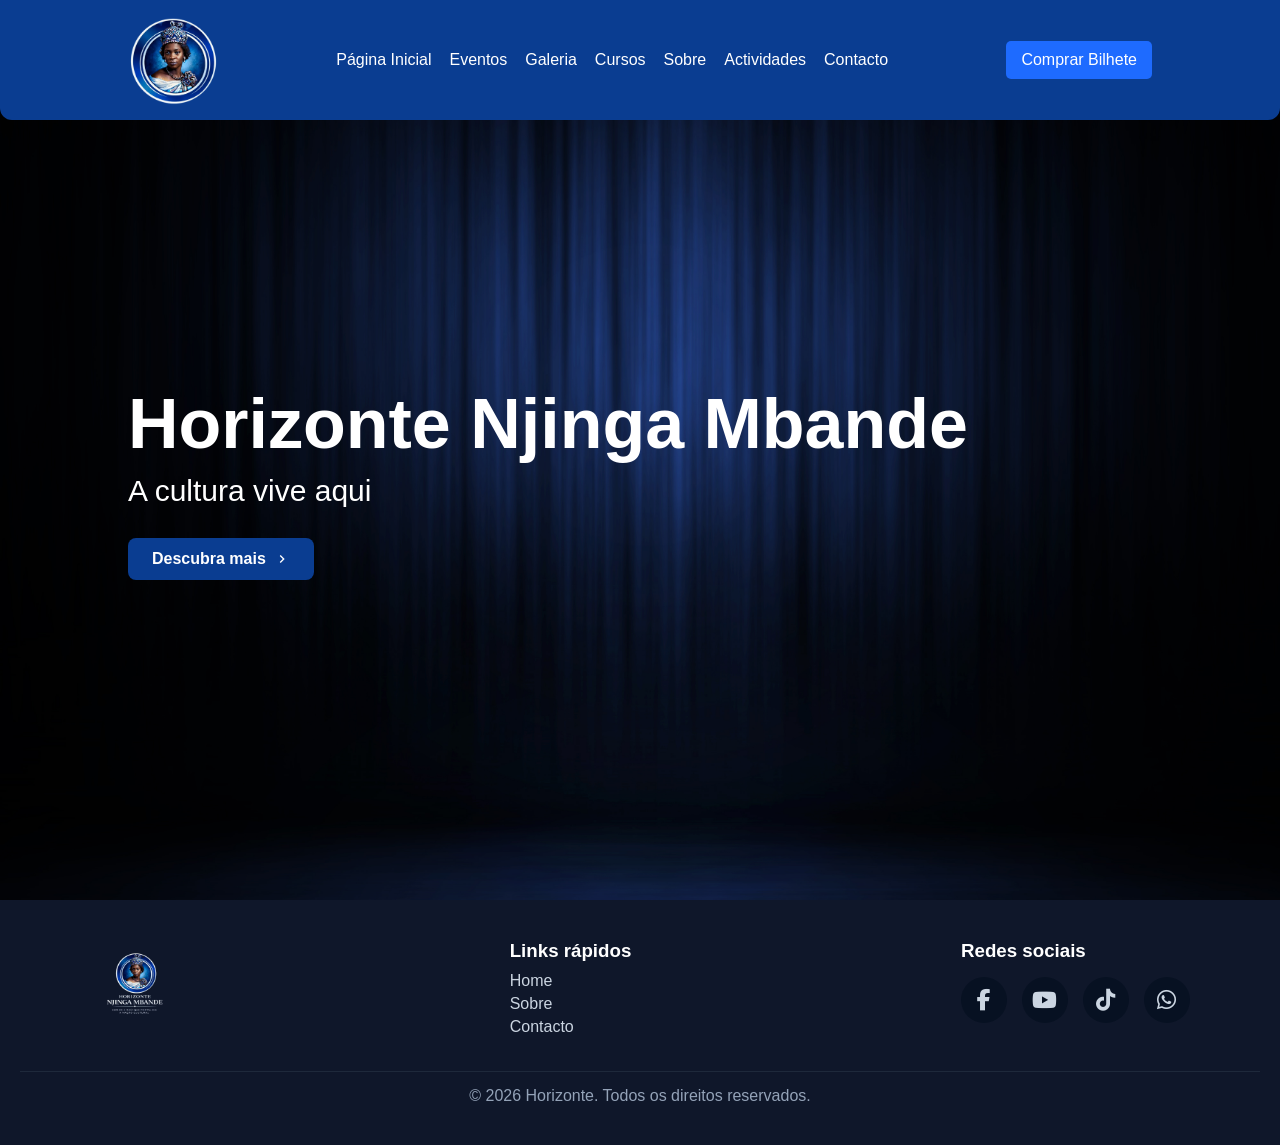
<file: index.html>
<!DOCTYPE html>
<html lang="pt">
<head>
    <meta charset="UTF-8">
    <meta name="viewport" content="width=device-width, initial-scale=1.0">
    <title>Horizonte Njinga Mbande</title>
    <link rel="stylesheet" href="files/Css/index.css">
    <link rel="stylesheet" href="files/Css/footer.css">
    <link rel="stylesheet" href="https://cdnjs.cloudflare.com/ajax/libs/font-awesome/6.5.0/css/all.min.css">
    <style>
    #logo{
            width: 90px;
            height: 90px;
            transform: scale(1);
        }
        body { margin: 0; padding: 0; font-family: Arial, sans-serif; background: #f5f9ff; color: #0a1f44; }
        header {border-radius:0px 0px 12px 12px; position: fixed; top: 0; left: 0; width: 100%; z-index: 999; background: #0a3d91; color: #fff; padding: 15px 10vw; display: flex; justify-content: space-between; align-items: center; }
        header img { display: block; }
        header nav ul { display: flex; gap: 18px; align-items: center; list-style: none; margin: 0; padding: 0; }
        header nav ul li a { color: #fff; text-decoration: none; font-weight: 500; }
        .btn { background: #1e6bff; color: #fff; padding: 10px 15px; border-radius: 5px; text-decoration: none; }
        .home-hero { background-image: url('files/imagens/outras/apresentacao.jpg'); background-size: cover; background-position: center; background-repeat: no-repeat; min-height: calc(100vh - 63px); width: 100%; display: flex; flex-direction: column; justify-content: center; align-items: flex-start; padding: 0 10vw; margin-top: 63px; }
        .home-hero h1 { font-size: 70px; color: white; margin: 0; font-family: Arial, Helvetica, sans-serif; font-weight: bold; }
        .home-hero h3 { font-size: 30px; color: white; margin: 10px 0 30px 0; font-weight: normal; }
        .discover-btn { background: #0a3d91; color: #fff; padding: 12px 24px; border-radius: 8px; text-decoration: none; display: inline-flex; align-items: center; gap: 8px; font-weight: 600; transition: background 0.3s; }
        .discover-btn:hover { background: #0841c4; }
        .discover-btn svg { width: 16px; height: 16px; fill: #fff; }
        @media (max-width: 640px) { header { flex-wrap: wrap; gap: 15px; } header nav ul { flex-wrap: wrap; gap: 12px; } .home-hero { height: 350px; padding: 0 20px; } .home-hero h1 { font-size: 40px; } .home-hero h3 { font-size: 20px; } }
    </style>
    <link rel="stylesheet" href="styles/responsive.css">
</head>
<body>
    <header>
        <img src="files/imagens/logo/logo_sem_fundo.png" id="logo" alt="Logotipo do Horizonte Njinga Mbande" width="66" height="33">
        <nav>
            <ul>
                <li><a href="index.html">Página Inicial</a></li>
                <li><a href="files/Html/eventos.html">Eventos</a></li>
                <li><a href="files/Html/galeria.html">Galeria</a></li>
                <li><a href="files/Html/cursos.html">Cursos</a></li>
                <li><a href="files/Html/sobre.html">Sobre</a></li>
                <li><a href="files/Html/actividades.html">Actividades</a></li>
                <li><a href="files/Html/contacto.html">Contacto</a></li>
            </ul>
        </nav>
        <a href="#" class="btn">Comprar Bilhete</a>
    </header>

    <section class="home-hero">
        <h1>Horizonte Njinga Mbande</h1>
        <h3>A cultura vive aqui</h3>
        <a href="#" class="discover-btn">Descubra mais <svg viewBox="0 0 24 24" xmlns="http://www.w3.org/2000/svg"><path d="M8.59 16.59L13.17 12 8.59 7.41 10 6l6 6-6 6-1.41-1.41z"/></svg></a>
    </section>

    <footer class="footer">
      <div class="footer-container">
        <div class="footer-brand">
          <img src="files/imagens/outras/logo_sem_fundo.png" alt="Logotipo Horizonte Njinga Mbande">
        </div>

        <div class="footer-links">
          <h3>Links rápidos</h3>
          <a href="index.html">Home</a>
          <a href="files/Html/sobre.html">Sobre</a>
          <a href="files/Html/contacto.html">Contacto</a>
        </div>

        <div class="footer-social">
          <h3>Redes sociais</h3>
          <div class="icons">
            <a href="https://facebook.com" target="_blank" class="facebook"><i class="fab fa-facebook-f"></i></a>
            <a href="https://youtube.com" target="_blank" class="youtube"><i class="fab fa-youtube"></i></a>
            <a href="https://tiktok.com" target="_blank" class="tiktok"><i class="fab fa-tiktok"></i></a>
            <a href="https://wa.me/244999999999" target="_blank" class="whatsapp"><i class="fab fa-whatsapp"></i></a>
          </div>
        </div>
      </div>

      <div class="footer-bottom">
        <p>© 2026 Horizonte. Todos os direitos reservados.</p>
      </div>
    </footer>
</body>
</html>
</file>
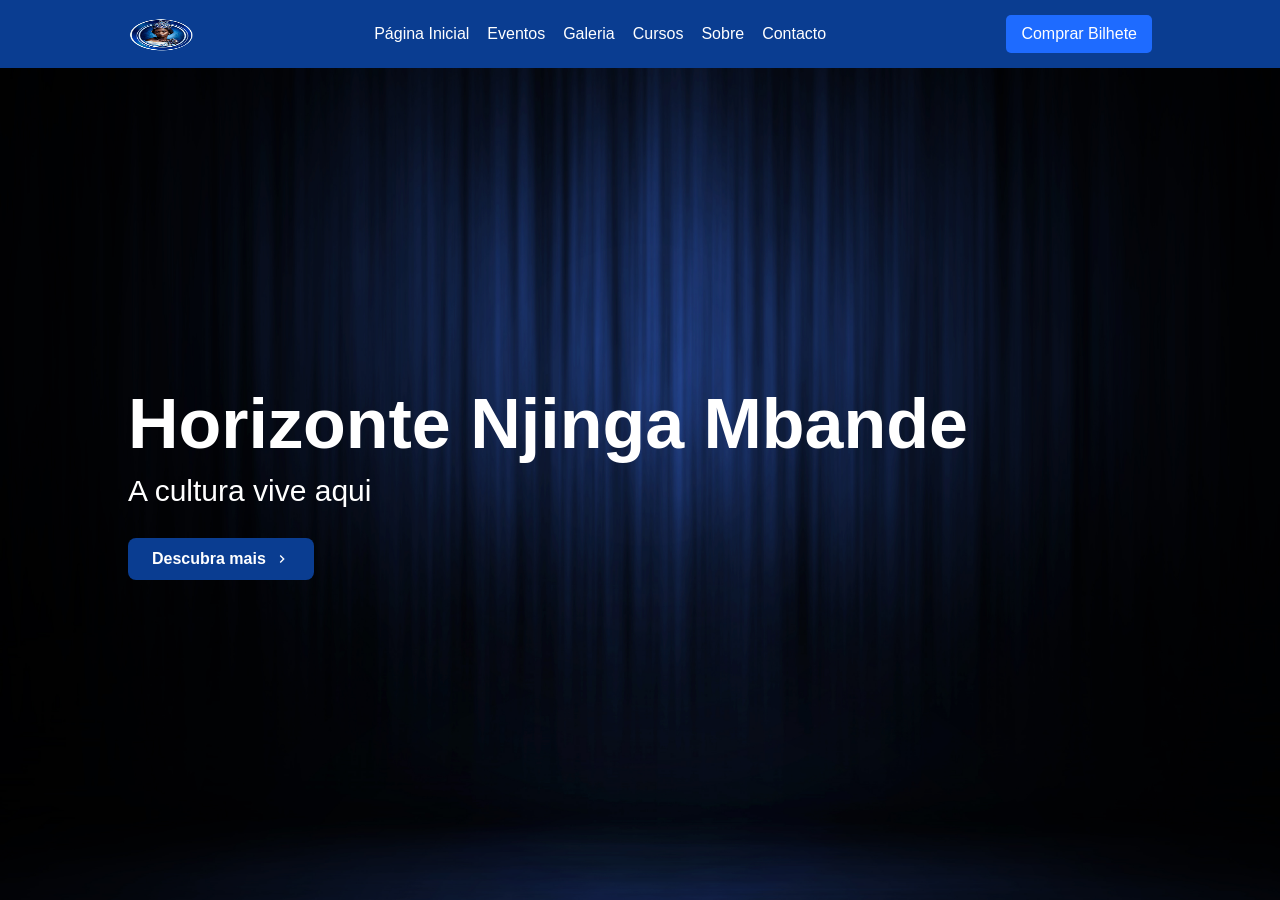
<file: files/Html/index.html>
<!DOCTYPE html>
<html lang="pt">
<head>
    <meta charset="UTF-8">
    <meta name="viewport" content="width=device-width, initial-scale=1.0">
    <title>Horizonte Njinga Mbande</title>
    <link rel="stylesheet" href="../Css/index.css">
    <style>
        body { margin: 0; padding: 0; font-family: Arial, sans-serif; background: #f5f9ff; color: #0a1f44; }
        header { position: fixed; top: 0; left: 0; width: 100%; z-index: 999; background: #0a3d91; color: #fff; padding: 15px 10vw; display: flex; justify-content: space-between; align-items: center; }
        header img { display: block; }
        header nav ul { display: flex; gap: 18px; align-items: center; list-style: none; margin: 0; padding: 0; }
        header nav ul li a { color: #fff; text-decoration: none; font-weight: 500; }
        .btn { background: #1e6bff; color: #fff; padding: 10px 15px; border-radius: 5px; text-decoration: none; }
        .home-hero { background-image: url('../imagens/outras/apresentacao.jpg'); background-size: cover; background-position: center; background-repeat: no-repeat; min-height: calc(100vh - 63px); width: 100%; display: flex; flex-direction: column; justify-content: center; align-items: flex-start; padding: 0 10vw; margin-top: 63px; }
        .home-hero h1 { font-size: 70px; color: white; margin: 0; font-family: Arial, Helvetica, sans-serif; font-weight: bold; }
        .home-hero h3 { font-size: 30px; color: white; margin: 10px 0 30px 0; font-weight: normal; }
        .discover-btn { background: #0a3d91; color: #fff; padding: 12px 24px; border-radius: 8px; text-decoration: none; display: inline-flex; align-items: center; gap: 8px; font-weight: 600; transition: background 0.3s; }
        .discover-btn:hover { background: #0841c4; }
        .discover-btn svg { width: 16px; height: 16px; fill: #fff; }
        @media (max-width: 640px) { header { flex-wrap: wrap; gap: 15px; } header nav ul { flex-wrap: wrap; gap: 12px; } .home-hero { height: 350px; padding: 0 20px; } .home-hero h1 { font-size: 40px; } .home-hero h3 { font-size: 20px; } }
    </style>
</head>
<body>
    <header>
        <img src="../imagens/logo/logo_sem_fundo.png" alt="Logotipo do Horizonte Njinga Mbande" width="66" height="33">
        <nav>
            <ul>
                <li><a href="index.html">Página Inicial</a></li>
                <li><a href="eventos.html">Eventos</a></li>
                <li><a href="galeria.html">Galeria</a></li>
                <li><a href="cursos.html">Cursos</a></li>
                <li><a href="sobre.html">Sobre</a></li>
                <li><a href="contacto.html">Contacto</a></li>
            </ul>
        </nav>
        <a href="#" class="btn">Comprar Bilhete</a>
    </header>

    <section class="home-hero">
        <h1>Horizonte Njinga Mbande</h1>
        <h3>A cultura vive aqui</h3>
        <a href="#" class="discover-btn">Descubra mais <svg viewBox="0 0 24 24" xmlns="http://www.w3.org/2000/svg"><path d="M8.59 16.59L13.17 12 8.59 7.41 10 6l6 6-6 6-1.41-1.41z"/></svg></a>
    </section>
</body>
</html>
</file>
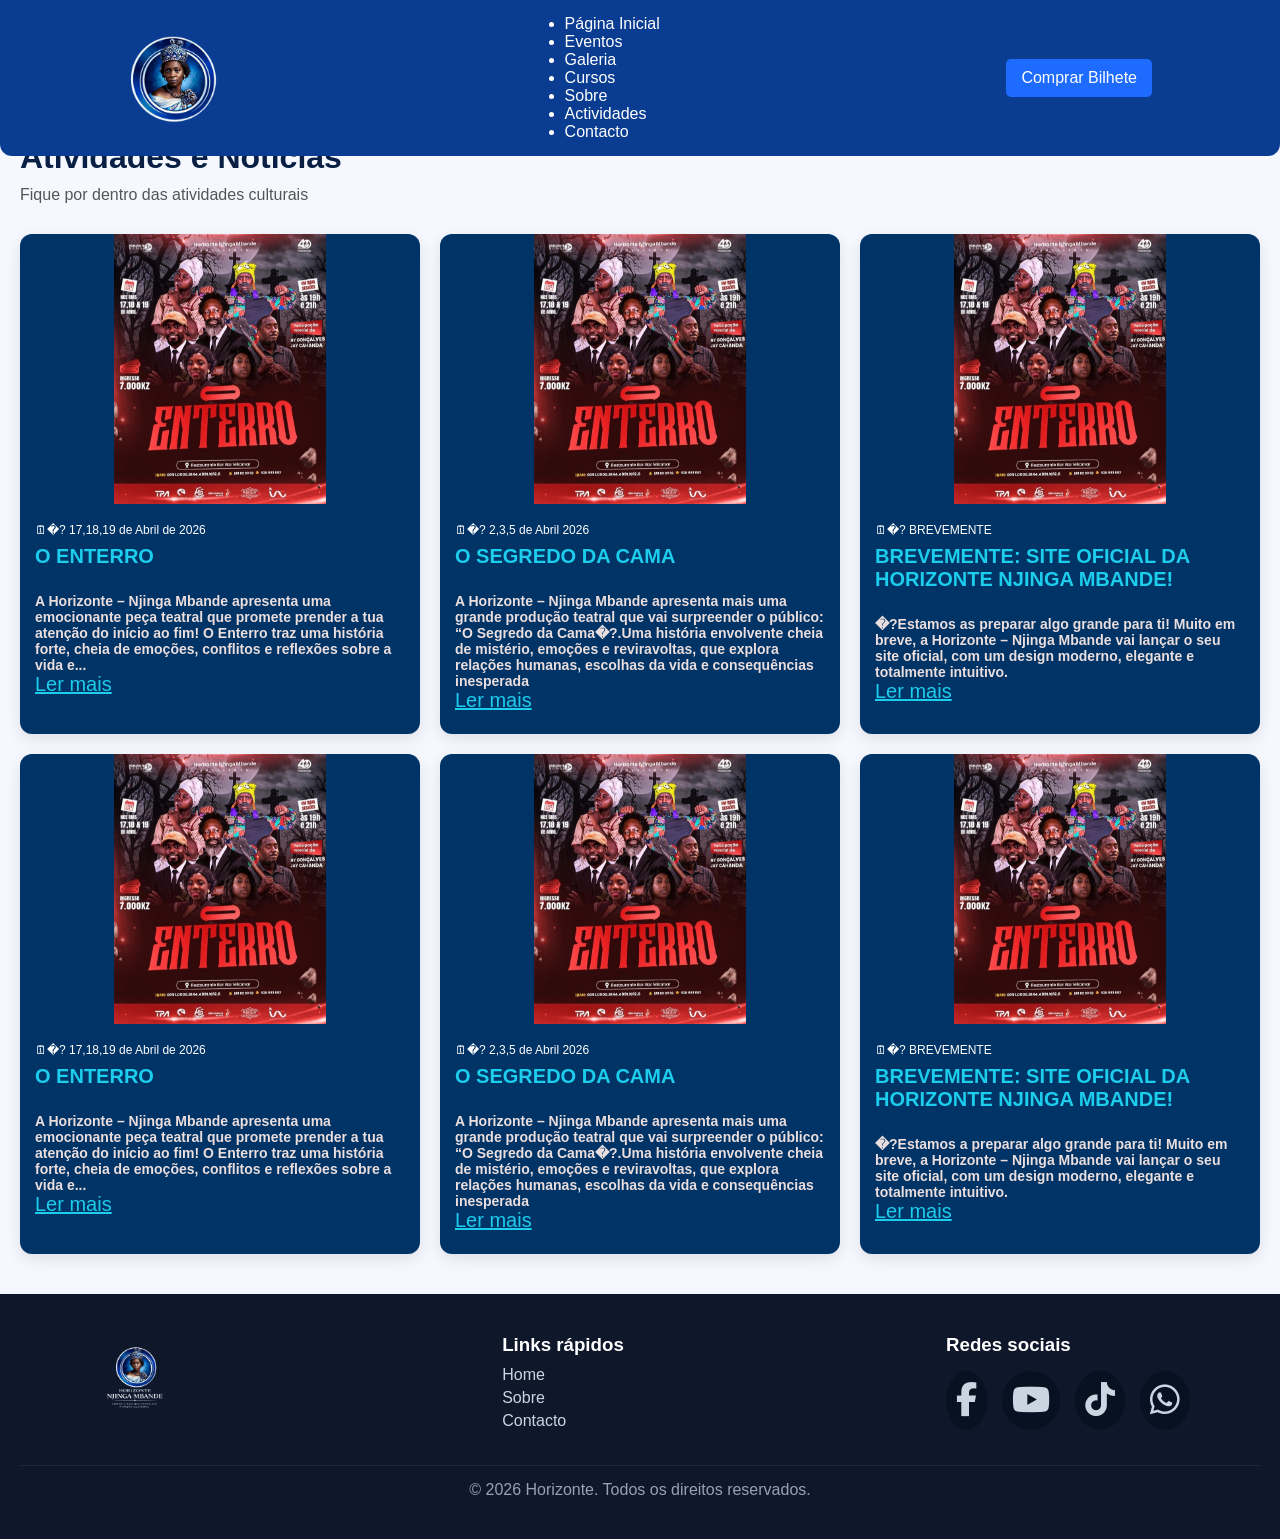
<file: files/Html/actividades.html>
<!DOCTYPE html>
<html lang="pt">
<head>
    <meta charset="UTF-8">
    <meta name="viewport" content="width=device-width, initial-scale=1.0">
    <title>actividades</title>

    <link rel="stylesheet" href="https://cdnjs.cloudflare.com/ajax/libs/font-awesome/6.5.0/css/all.min.css">

    <style>
          #logo{
    width: 90px;
    height: 90px;
    transform: scale(1);
   }
   
   
   :root{
        --cor_dos_card:#003366;
    }
*{margin:0;padding:0;box-sizing:border-box;font-family:Arial, sans-serif}
body{margin:0;padding-top:80px;font-family:Arial, sans-serif;background:#f5f9ff;color:#0a1f44}
header{border-radius:0px 0px 12px 12px; position:fixed; top:0; left:0; width:100%; z-index:999; background:#0a3d91; color:#fff; padding:15px 10vw; display:flex; justify-content:space-between; align-items:center}

header nav ul li a{color:#fff;text-decoration:none;font-weight:500}
.btn{background:#1e6bff;color:#fff;padding:10px 15px;border-radius:5px;text-decoration:none}
.container{padding:40px 20px}
.title{font-size:32px;margin-bottom:10px;}
.subtitle{color:#555;margin-bottom:30px}
.cards{display:grid;grid-template-columns:repeat(auto-fit,minmax(370px,1fr));gap:20px}
.card{height: 500px; background: #003366;/*background-image: url("imagem\ actividades/Fundo do footer.png")*/;border-radius:12px;overflow:hidden;box-shadow:0 5px 15px rgba(0,0,0,0.1);transition:0.6s}
.card:hover{transform:translateY(-6px)}
.card img{width:100%;height:270px;object-fit:scale-down;transform: scale(1.0);}
.card-content{padding:15px}
.date{font-size:12px;color:#ffffff;margin-bottom:8px}
.card-title{font-size:20px;font-weight:bold;margin-bottom:25px;color:rgb(28, 205, 236);}
.card a{color:rgb(28, 205, 236);font-size: 20px;}
.card-desc{font-size:14px;color:#ebdede;}

@media(max-width:768px){
.title{font-size:24px}
}
/*parte do rodape*/

.footer {
  background: #0f172a;
  color: #fff;
  padding: 40px 20px;
  font-family: Arial, sans-serif;
  
}

.footer-container {
  display: flex;
  justify-content: space-between;
  flex-wrap: wrap;
  gap: 30px;
  max-width: 1100px;
  margin: auto;
}

.footer h2, .footer h3 {
  margin-bottom: 10px;
}

.footer a {
  display: block;
  color: #cbd5e1;
  text-decoration: none;
  margin: 5px 0;
  transition: 0.3s;
}

.footer a:hover {

  transform: translateX(5px);
}

.footer-social .icons {
  display: flex;
  gap: 15px;
  font-size: 34px;
}

.footer-social .icons a {
  background: #071122;
  padding: 10px;
  border-radius: 50%;
  transition: 0.3s;
}

.footer-social .icons a:hover {
  background: #38bdf8;
  transform: scale(1.1);
}

.footer-bottom {
  text-align: center;
  margin-top: 30px;
  border-top: 1px solid #1e293b;
  padding-top: 15px;
  color: #94a3b8;
}

/* RESPONSIVO */
@media (max-width: 768px) {
  .footer-container {
    flex-direction: column;
    text-align: center;
  }

  .footer-social .icons {
    justify-content: center;
  }
}

        
    </style>
    <link rel="stylesheet" href="../../styles/responsive.css">
</head>

<body>


     <header>
        <img src="../imagens/logo/logo_sem_fundo.png" id="logo" alt="Logotipo do Horizonte Njinga Mbande" width="66" height="33">
        <nav>
            <ul>
                <li><a href="../../index.html">Página Inicial</a></li>
                <li><a href="eventos.html">Eventos</a></li>
                <li><a href="galeria.html">Galeria</a></li>
                <li><a href="cursos.html">Cursos</a></li>
                <li><a href="sobre.html">Sobre</a></li>
                <li><a href="actividades.html">Actividades</a></li>
                <li><a href="contacto.html">Contacto</a></li>
            </ul>
        </nav>
        <a href="#" class="btn">Comprar Bilhete</a>
    </header>
    <a href="../../index.html" class="back">⬅ Voltar</a>


<div class="container">
<h1 class="title">Atividades e Notícias</h1>
<p class="subtitle">Fique por dentro das atividades culturais</p>
<div class="cards" id="cards"></div>
</div>


<footer class="footer">
  <div class="footer-container">

    <div class="footer-brand">
        <img src="../imagens/outras/logo_sem_fundo.png" alt="logotipo" id="logo">
     
    </div>

    <div class="footer-links">
      <h3>Links rápidos</h3>
      <a href="index.html">Home</a>
      <a href="#">Sobre</a>
      <a href="#">Contacto</a>
    </div>

    <div class="footer-social">
      <h3>Redes sociais</h3>
           <div class="icons">
                    <a href="https://facebook.com" target="_blank" class="facebook">
                        <i class="fab fa-facebook-f"></i>
                    </a>

                    <a href="https://youtube.com" target="_blank" class="youtube">
                        <i class="fab fa-youtube"></i>
                    </a>

                    <a href="https://tiktok.com" target="_blank" class="tiktok">
                        <i class="fab fa-tiktok"></i>
                    </a>

                    <a href="https://wa.me/244999999999" target="_blank" class="whatsapp">
                        <i class="fab fa-whatsapp"></i>
                    </a>
            </div>
    </div>

  </div>

  <div class="footer-bottom">
    <p>© 2026 Horizonte. Todos os direitos reservados.</p>
  </div>
</footer>


<script>

    const dados = [
{
img:"../imagens/outras/o enterro.jpg",
data:"🗓�? 17,18,19 de Abril de 2026",
titulo:"O ENTERRO",
desc:"A Horizonte – Njinga Mbande apresenta uma emocionante peça teatral que promete prender a tua atenção do início ao fim! O Enterro traz uma história forte, cheia de emoções, conflitos e reflexões sobre a vida e...",
link:"Ler mais"
},
{
img:"../imagens/outras/o enterro.jpg",
data:"🗓�? 2,3,5 de Abril 2026",
titulo:"O SEGREDO DA CAMA",
desc:"A Horizonte – Njinga Mbande apresenta mais uma grande produção teatral que vai surpreender o público: “O Segredo da Cama�?.Uma história envolvente cheia de mistério, emoções e reviravoltas, que explora relações humanas, escolhas da vida e consequências inesperada",
link:"Ler mais"
},
{
img:"../imagens/outras/o enterro.jpg",
data:"🗓�? BREVEMENTE",
titulo:"BREVEMENTE: SITE OFICIAL DA HORIZONTE NJINGA MBANDE!",
desc:" �?Estamos as preparar algo grande para ti! Muito em breve, a Horizonte – Njinga Mbande vai lançar o seu site oficial, com um design moderno, elegante e totalmente intuitivo.",
link:"Ler mais"

},
{
img:"../imagens/outras/o enterro.jpg",
data:"🗓�? 17,18,19 de Abril de 2026",
titulo:"O ENTERRO",
desc:"A Horizonte – Njinga Mbande apresenta uma emocionante peça teatral que promete prender a tua atenção do início ao fim! O Enterro traz uma história forte, cheia de emoções, conflitos e reflexões sobre a vida e...",
link:"Ler mais"
},
{
img:"../imagens/outras/o enterro.jpg",
data:"🗓�? 2,3,5 de Abril 2026",
titulo:"O SEGREDO DA CAMA",
desc:"A Horizonte – Njinga Mbande apresenta mais uma grande produção teatral que vai surpreender o público: “O Segredo da Cama�?.Uma história envolvente cheia de mistério, emoções e reviravoltas, que explora relações humanas, escolhas da vida e consequências inesperada",
link:"Ler mais"

},
{
img:"../imagens/outras/o enterro.jpg",
data:"🗓�? BREVEMENTE",
titulo:"BREVEMENTE: SITE OFICIAL DA HORIZONTE NJINGA MBANDE!",
desc:" �?Estamos a preparar algo grande para ti! Muito em breve, a Horizonte – Njinga Mbande vai lançar o seu site oficial, com um design moderno, elegante e totalmente intuitivo.",
link:"Ler mais"

},]
const container = document.getElementById('cards')
dados.forEach((item,index)=>{
const card = document.createElement('div')
card.classList.add('card')
card.innerHTML = `
<img src="${item.img}" alt="">
<div class="card-content">
<div class="date">${item.data}</div>
<div class="card-title">${item.titulo}</div>
<div class="card-desc"><strong>${item.desc}</strong></div>

<a href="detalhes_actividades.html?id=${index}" class="link">
  ${item.link}
</a>

</div>
`
container.appendChild(card)
});

</script>
</body>
</html>
</file>
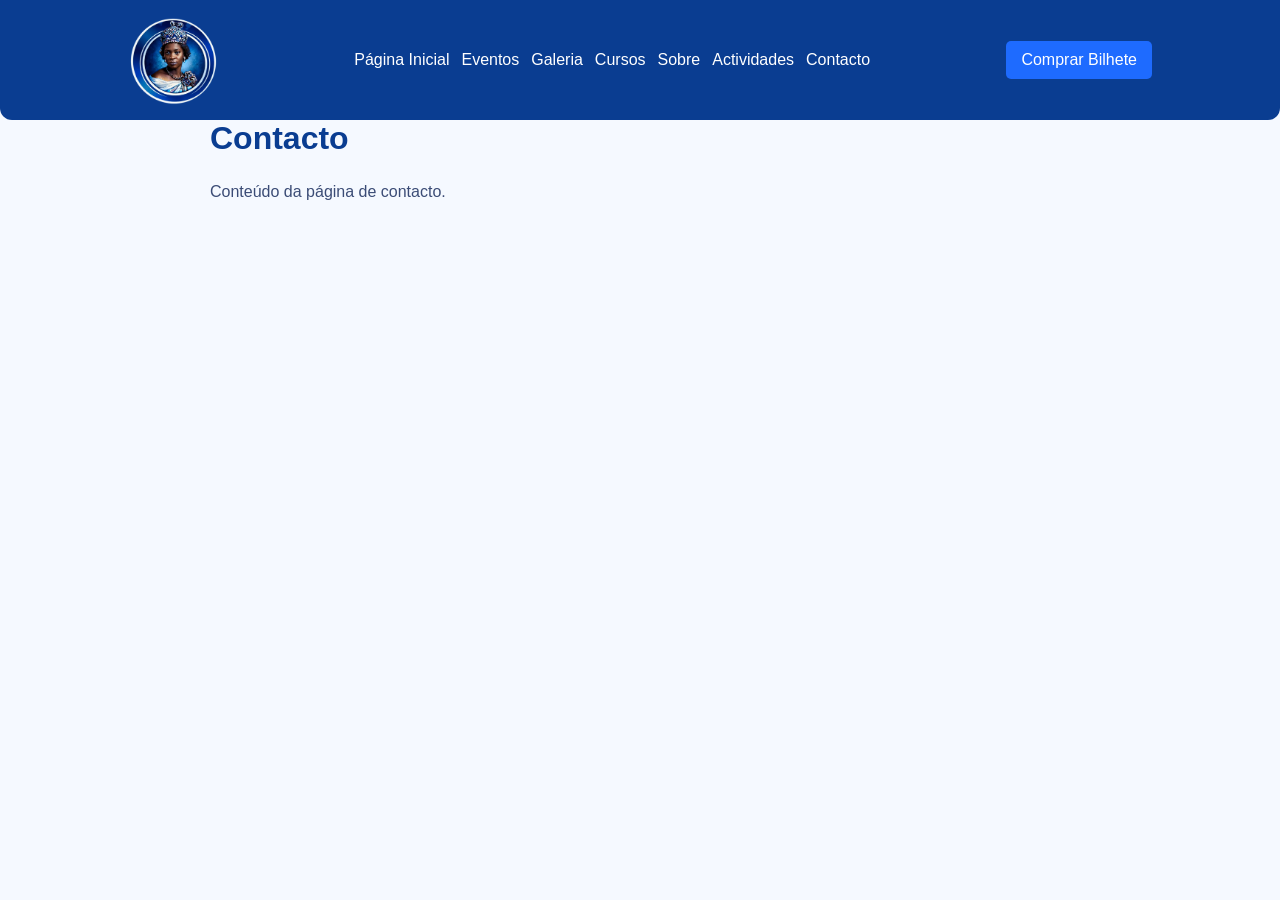
<file: files/Html/contacto.html>
<!DOCTYPE html>
<html lang="pt">
<head>
    <meta charset="UTF-8">
    <meta name="viewport" content="width=device-width, initial-scale=1.0">
    <title>Contacto</title>
    <style>
        #logo{
            width: 90px;
            height: 90px;
            transform: scale(1);
        }
        body{margin:0;padding-top:80px;font-family:Arial, sans-serif;background:#f5f9ff;color:#0a1f44}
        header{border-radius:0px 0px 12px 12px; position:fixed; top:0; left:0; width:100%; z-index:999; background:#0a3d91; color:#fff; padding:15px 10vw; display:flex; justify-content:space-between; align-items:center}
        header img{display:block}
        header nav ul{display:flex; gap:18px; align-items:center; list-style:none; margin:0; padding:0}
        header nav ul li a{color:#fff; text-decoration:none; font-weight:500}
        .btn{background:#1e6bff; color:#fff; padding:10px 15px; border-radius:5px; text-decoration:none}
        .contacto-page{max-width:900px;margin:40px auto;padding:0 20px}
        .contacto-page h1{color:#0a3d91}
        .contacto-page p{color:#3b4c76;line-height:1.7}
        @media(max-width:640px){header{flex-wrap:wrap;gap:15px}header nav ul{flex-wrap:wrap;gap:12px}}header nav ul{flex-wrap:wrap;gap:12px}}
    </style>
    <link rel="stylesheet" href="../../styles/responsive.css">
</head>
<body>
    <header>
        <img src="../imagens/logo/logo_sem_fundo.png" id="logo" alt="Logotipo do Horizonte Njinga Mbande" width="66" height="33">
        <nav>
            <ul>
                <li><a href="../../index.html">Página Inicial</a></li>
                <li><a href="eventos.html">Eventos</a></li>
                <li><a href="galeria.html">Galeria</a></li>
                <li><a href="cursos.html">Cursos</a></li>
                <li><a href="sobre.html">Sobre</a></li>
                <li><a href="actividades.html">Actividades</a></li>
                <li><a href="contacto.html">Contacto</a></li>
            </ul>
        </nav>
        <a href="#" class="btn">Comprar Bilhete</a>
    </header>

    <main class="contacto-page">
        <h1>Contacto</h1>
        <p>Conteúdo da página de contacto.</p>
    </main>
</body>
</html>
</file>
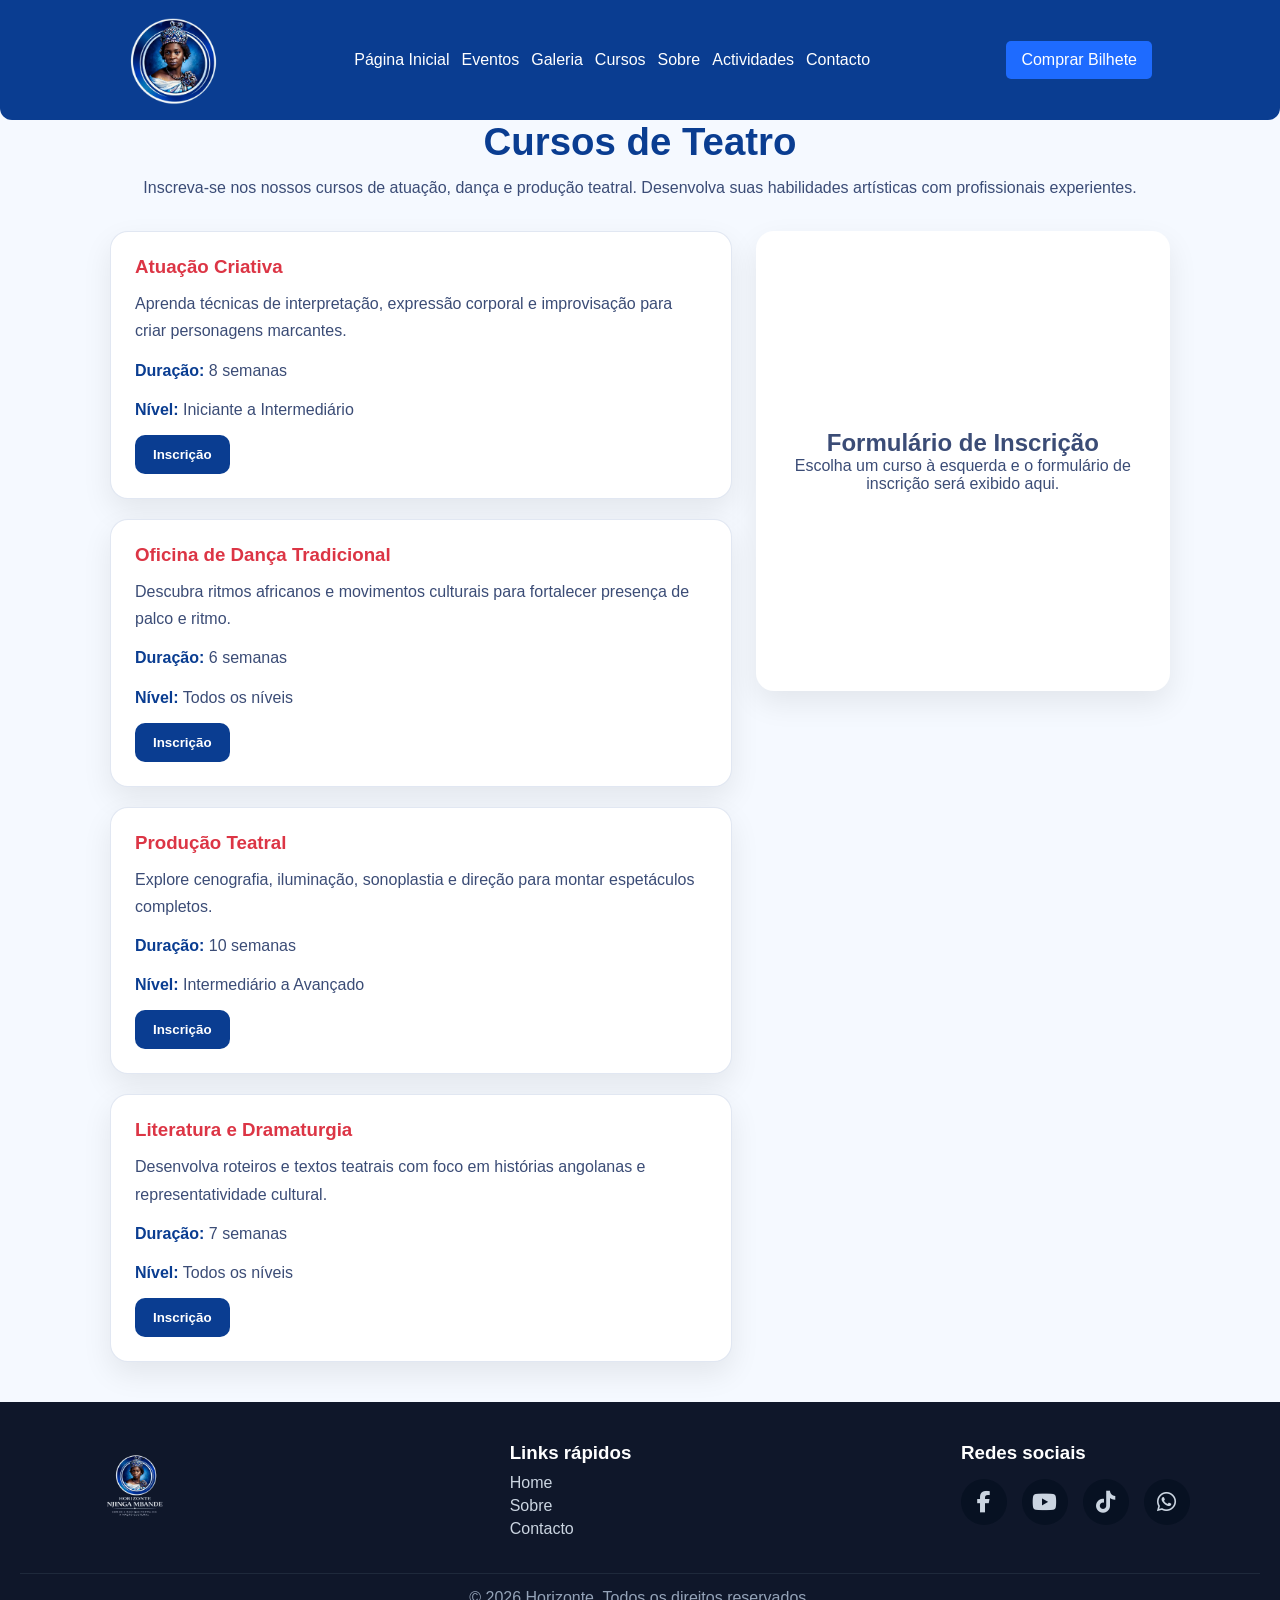
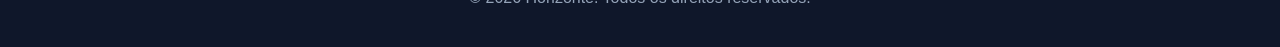
<file: files/Html/cursos.html>
<!DOCTYPE html>
<html lang="pt">
<head>
    <meta charset="UTF-8">
    <meta name="viewport" content="width=device-width, initial-scale=1.0">
    <title>Cursos - Teatro Horizonte Njinga Mbande</title>
    <link rel="stylesheet" href="../Css/index.css">
    <link rel="stylesheet" href="../Css/footer.css">
    <link rel="stylesheet" href="https://cdnjs.cloudflare.com/ajax/libs/font-awesome/6.5.0/css/all.min.css">
    <style>
                #logo{
            width: 90px;
            height: 90px;
            transform: scale(1);
        }
        body{margin:0;padding-top:80px;font-family:Arial, sans-serif;background:#f5f9ff;color:#0a1f44}
                header{border-radius:0px 0px 12px 12px; position:fixed; top:0; left:0; width:100%; z-index:999; background:#0a3d91; color:#fff; padding:15px 10vw; display:flex; justify-content:space-between; align-items:center}
                header img{display:block}
                header nav ul{display:flex; gap:18px; align-items:center; list-style:none; margin:0; padding:0}
                header nav ul li a{color:#fff; text-decoration:none; font-weight:500}
                .btn{background:#1e6bff; color:#fff; padding:10px 15px; border-radius:5px; text-decoration:none}
        .courses-page{max-width:1100px;margin:40px auto;padding:0 20px}
        .courses-intro{margin-bottom:30px;text-align:center}
        .courses-intro h1{margin-bottom:10px;font-size:2.4rem;color:#0a3d91}
        .courses-intro p{font-size:1rem;color:#3b4c76;line-height:1.7}
        .courses-layout{display:grid;grid-template-columns:1.2fr 0.8fr;gap:24px;align-items:start}
        .courses-list{display:grid;gap:20px}
        .course-card{background:#fff;border-radius:18px;padding:24px;box-shadow:0 12px 30px rgba(0,0,0,0.08);border:1px solid rgba(10,61,145,0.12)}
        .course-card h3{margin-top:0;color:#dc3545}
        .course-card p{margin:12px 0;color:#3b4c76;line-height:1.7}
        .course-card strong{color:#0a3d91}
        .enroll-btn{background:#0a3d91;color:#fff;border:none;padding:12px 18px;border-radius:10px;cursor:pointer;font-weight:600}
        .enroll-btn:hover{background:#082a66}
        .course-form-panel{background:#fff;border-radius:18px;box-shadow:0 12px 30px rgba(0,0,0,0.08);padding:30px;min-height:460px;display:flex;flex-direction:column}
        .form-placeholder{margin:auto;text-align:center;color:#3b4c76}
        .registration-form{display:none;}
        .registration-form.active{display:block}
        .registration-form h2{margin-bottom:18px;color:#0a3d91;text-align:left}
        .registration-form strong{color:#dc3545}
        .form-group{margin-bottom:18px}
        .form-group label{display:block;margin-bottom:8px;color:#0a1f44;font-weight:600}
        .form-group input, .form-group select{width:100%;padding:12px 14px;border:1px solid #ced4da;border-radius:8px;font-size:14px;font-family:Arial, sans-serif}
        .form-group input:focus, .form-group select:focus{outline:none;border-color:#0a3d91}
        .submit-btn{background:#dc3545;color:#fff;border:none;padding:14px 24px;border-radius:8px;cursor:pointer;font-size:16px;width:100%;margin-top:10px}
        .submit-btn:hover{background:#c82333}
        .loading{display:none;text-align:center;margin-top:10px;color:#0a3d91}
        .success{display:none;text-align:center;margin-top:20px;color:#28a745;font-weight:600}
        @media(max-width:960px){.courses-layout{grid-template-columns:1fr}}
                @media(max-width:640px){header{flex-wrap:wrap;gap:15px}header nav ul{flex-wrap:wrap;gap:12px}.course-card{padding:18px}.course-form-panel{padding:22px}}header nav ul{flex-wrap:wrap;gap:12px}}.course-card{padding:18px}.course-form-panel{padding:22px}}
    </style>
    <link rel="stylesheet" href="../../styles/responsive.css">
</head>
<body>
        <header>
        <img src="../imagens/logo/logo_sem_fundo.png" id="logo" alt="Logotipo do Horizonte Njinga Mbande" width="66" height="33">
        <nav>
            <ul>
                <li><a href="../../index.html">Página Inicial</a></li>
                <li><a href="eventos.html">Eventos</a></li>
                <li><a href="galeria.html">Galeria</a></li>
                <li><a href="cursos.html">Cursos</a></li>
                <li><a href="sobre.html">Sobre</a></li>
                <li><a href="actividades.html">Actividades</a></li>
                <li><a href="contacto.html">Contacto</a></li>
            </ul>
        </nav>
        <a href="#" class="btn">Comprar Bilhete</a>
    </header>
    <main class="courses-page">
        <section class="courses-intro">
            <h1>Cursos de Teatro</h1>
            <p>Inscreva-se nos nossos cursos de atuação, dança e produção teatral. Desenvolva suas habilidades artísticas com profissionais experientes.</p>
        </section>

        <section class="courses-layout">
            <div class="courses-list">
                <div class="course-card">
                    <h3>Atuação Criativa</h3>
                    <p>Aprenda técnicas de interpretação, expressão corporal e improvisação para criar personagens marcantes.</p>
                    <p><strong>Duração:</strong> 8 semanas</p>
                    <p><strong>Nível:</strong> Iniciante a Intermediário</p>
                    <button class="enroll-btn" data-course="Atuação Criativa">Inscrição</button>
                </div>
                <div class="course-card">
                    <h3>Oficina de Dança Tradicional</h3>
                    <p>Descubra ritmos africanos e movimentos culturais para fortalecer presença de palco e ritmo.</p>
                    <p><strong>Duração:</strong> 6 semanas</p>
                    <p><strong>Nível:</strong> Todos os níveis</p>
                    <button class="enroll-btn" data-course="Oficina de Dança Tradicional">Inscrição</button>
                </div>
                <div class="course-card">
                    <h3>Produção Teatral</h3>
                    <p>Explore cenografia, iluminação, sonoplastia e direção para montar espetáculos completos.</p>
                    <p><strong>Duração:</strong> 10 semanas</p>
                    <p><strong>Nível:</strong> Intermediário a Avançado</p>
                    <button class="enroll-btn" data-course="Produção Teatral">Inscrição</button>
                </div>
                <div class="course-card">
                    <h3>Literatura e Dramaturgia</h3>
                    <p>Desenvolva roteiros e textos teatrais com foco em histórias angolanas e representatividade cultural.</p>
                    <p><strong>Duração:</strong> 7 semanas</p>
                    <p><strong>Nível:</strong> Todos os níveis</p>
                    <button class="enroll-btn" data-course="Literatura e Dramaturgia">Inscrição</button>
                </div>
            </div>

            <aside class="course-form-panel">
                <div class="form-placeholder" id="form-placeholder">
                    <h2>Formulário de Inscrição</h2>
                    <p>Escolha um curso à esquerda e o formulário de inscrição será exibido aqui.</p>
                </div>

                <section class="registration-form" id="registration-panel">
                    <h2>Inscrever-se em <strong id="course-title">Curso Selecionado</strong></h2>
                    <form id="registration-form">
                        <input type="hidden" id="curso_selecionado" name="curso_selecionado">
                        <div class="form-group">
                            <label for="nome">Nome Completo</label>
                            <input type="text" id="nome" name="nome" placeholder="Digite seu nome completo" required>
                        </div>
                        <div class="form-group">
                            <label for="data_nascimento">Data de Nascimento</label>
                            <input type="date" id="data_nascimento" name="data_nascimento" required>
                        </div>
                        <div class="form-group">
                            <label for="genero">Gênero</label>
                            <select id="genero" name="genero" required>
                                <option value="">Selecione</option>
                                <option value="masculino">Masculino</option>
                                <option value="feminino">Feminino</option>
                                <option value="outro">Outro</option>
                            </select>
                        </div>
                        <div class="form-group">
                            <label for="endereco">Endereço (Morada)</label>
                            <input type="text" id="endereco" name="endereco" placeholder="Digite seu endereço completo" required>
                        </div>
                        <div class="form-group">
                            <label for="email">E-mail</label>
                            <input type="email" id="email" name="email" placeholder="Digite seu e-mail" required>
                        </div>
                        <div class="form-group">
                            <label for="telefone">Contacto Telefônico</label>
                            <input type="tel" id="telefone" name="telefone" placeholder="+244 912 345 678" required>
                        </div>
                        <div class="form-group">
                            <label for="bi_passaporte">Número do BI ou Passaporte</label>
                            <input type="text" id="bi_passaporte" name="bi_passaporte" placeholder="Ex: 12345678LA123" required>
                        </div>
                        <button type="submit" class="submit-btn">Inscrever-se</button>
                        <div class="loading" id="loading">Enviando inscrição...</div>
                        <div class="success" id="success">Inscrição enviada com sucesso! Entraremos em contato em breve.</div>
                    </form>
                </section>
            </aside>
        </section>
    </main>

    <script>
        const enrollButtons = document.querySelectorAll('.enroll-btn');
        const registrationPanel = document.getElementById('registration-panel');
        const courseTitle = document.getElementById('course-title');
        const selectedCourse = document.getElementById('curso_selecionado');
        const form = document.getElementById('registration-form');
        const loading = document.getElementById('loading');
        const success = document.getElementById('success');
        const formPlaceholder = document.getElementById('form-placeholder');

        enrollButtons.forEach(button => {
            button.addEventListener('click', () => {
                const courseName = button.dataset.course;
                courseTitle.textContent = courseName;
                selectedCourse.value = courseName;
                registrationPanel.classList.add('active');
                formPlaceholder.style.display = 'none';
                registrationPanel.scrollIntoView({ behavior: 'smooth', block: 'start' });
            });
        });

        form.addEventListener('submit', function(event) {
            event.preventDefault();
            loading.style.display = 'block';
            success.style.display = 'none';
            setTimeout(() => {
                loading.style.display = 'none';
                success.style.display = 'block';
                form.reset();
                courseTitle.textContent = 'Curso Selecionado';
                selectedCourse.value = '';
            }, 2000);
        });
    </script>

    <footer class="footer">
      <div class="footer-container">
        <div class="footer-brand">
          <img src="../imagens/outras/logo_sem_fundo.png" alt="Logotipo Horizonte Njinga Mbande">
        </div>

        <div class="footer-links">
          <h3>Links rápidos</h3>
          <a href="../../index.html">Home</a>
          <a href="sobre.html">Sobre</a>
          <a href="contacto.html">Contacto</a>
        </div>

        <div class="footer-social">
          <h3>Redes sociais</h3>
          <div class="icons">
            <a href="https://facebook.com" target="_blank" class="facebook"><i class="fab fa-facebook-f"></i></a>
            <a href="https://youtube.com" target="_blank" class="youtube"><i class="fab fa-youtube"></i></a>
            <a href="https://tiktok.com" target="_blank" class="tiktok"><i class="fab fa-tiktok"></i></a>
            <a href="https://wa.me/244999999999" target="_blank" class="whatsapp"><i class="fab fa-whatsapp"></i></a>
          </div>
        </div>
      </div>

      <div class="footer-bottom">
        <p>© 2026 Horizonte. Todos os direitos reservados.</p>
      </div>
    </footer>
</body>
</html>
</file>
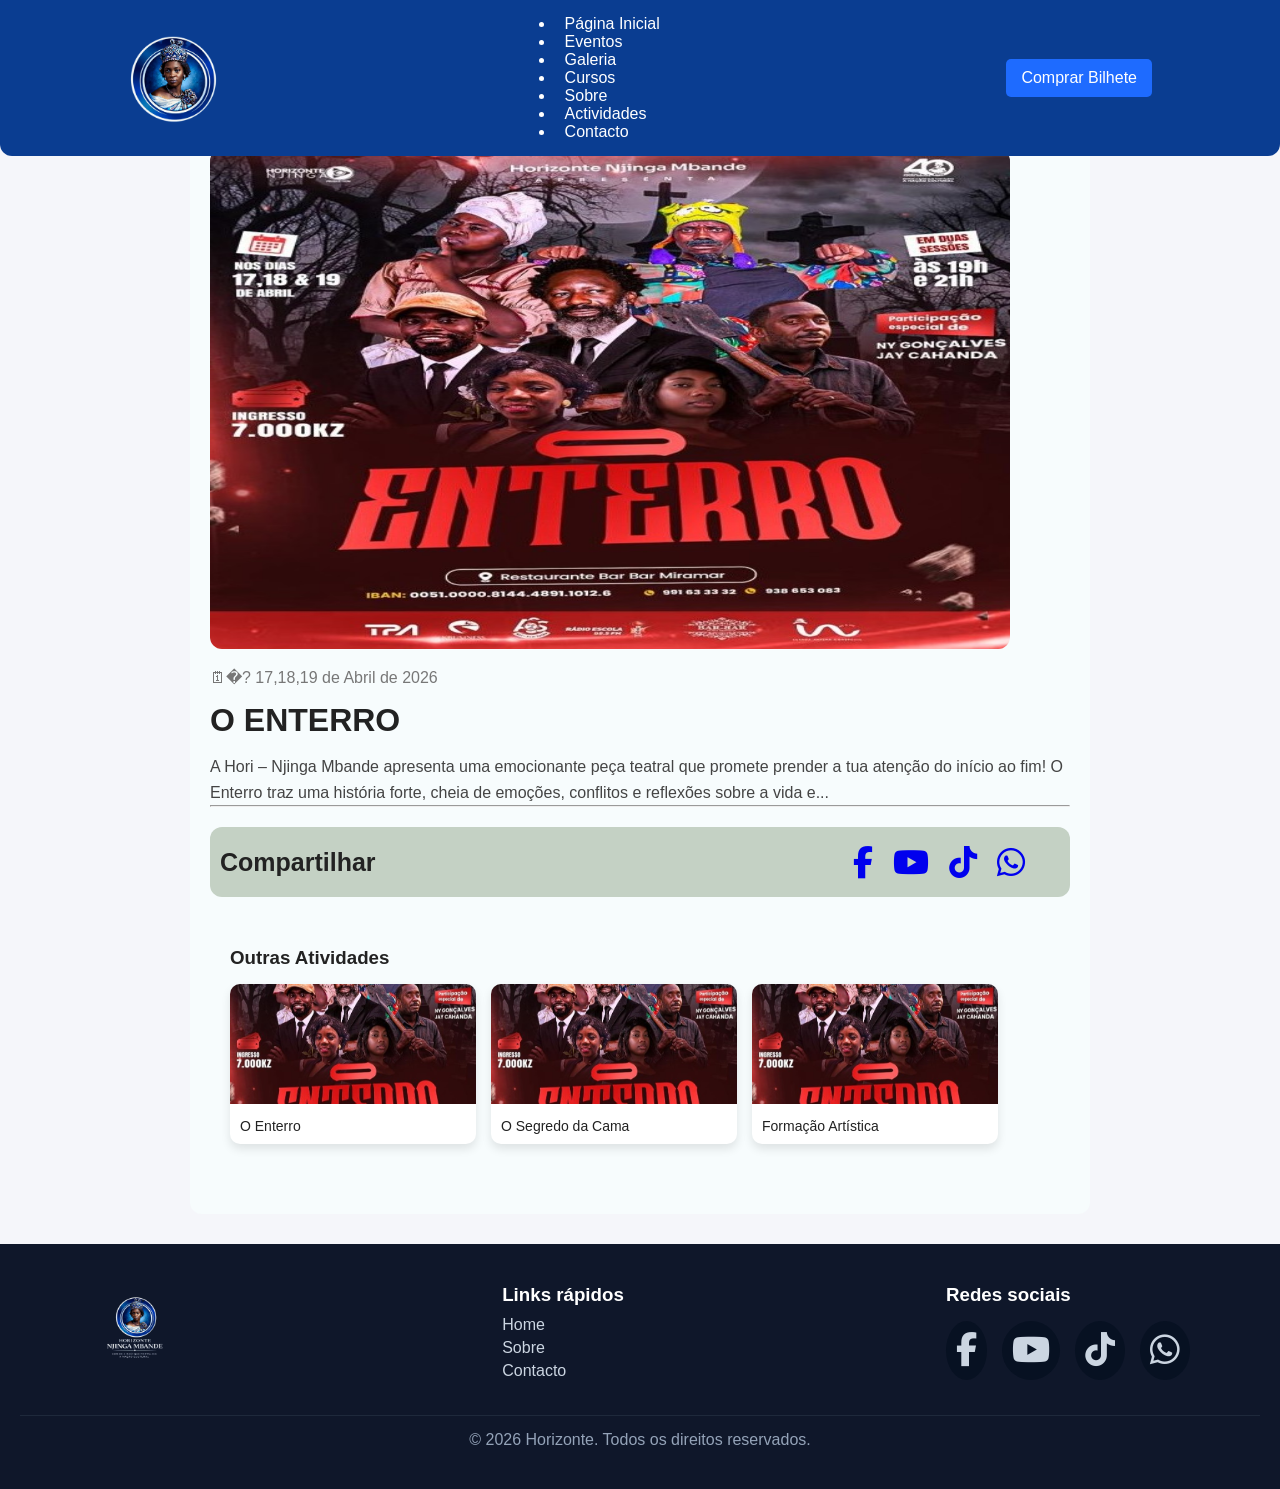
<file: files/Html/detalhes_actividades.html>
<!DOCTYPE html>
<html lang="pt">
<head>
<meta charset="UTF-8">
<meta name="viewport" content="width=device-width, initial-scale=1.0">
<title>Detalhes da Atividade</title>
<link rel="stylesheet" href="../Css/pagina_descricao.css">
    <link rel="stylesheet" href="https://cdnjs.cloudflare.com/ajax/libs/font-awesome/6.5.0/css/all.min.css">

<style>

  #logo{
    width: 90px;
    height: 90px;
    transform: scale(1);
   }

    :root{
        --cor_dos_card:#003366;
    }
*{margin:0;padding:0;box-sizing:border-box;font-family:Arial, sans-serif}
header{border-radius:0px 0px 12px 12px; position:fixed; top:0; left:0; width:100%; z-index:999; background:#0a3d91; color:#fff; padding:15px 10vw; display:flex; justify-content:space-between; align-items:center}
header nav ul li a{color:#fff;text-decoration:none;font-weight:500}
.btn{background:#1e6bff;color:#fff;padding:10px 15px;border-radius:5px;text-decoration:none}
@media(max-width:768px){
.title{font-size:24px}
}


body{margin:0;padding-top:80px;font-family:Arial, sans-serif;background:#f5f6fa;color:#222;}

/* NAV */
nav{padding:0}
    #imagem{
        width: 800px;
        height: 500px;
    }
    .redes_sociais .icon{
      align-items: end;
       background: red;
       
    }



.btn-top{
  background:#1e90ff;
  color:#fff;
  padding:10px 20px;
  border-radius:8px;
}

/* CONTAINER */
.container{
  max-width:900px;
  margin:30px auto;
  padding:20px;
border-radius: 12px;
background-color: rgb(247, 252, 253);
}
.redes_sociais {
  display: flex;
  gap: 10px;
  align-items: center;
border-radius: 12px;
max-width: 100%;
background: rgb(196, 209, 196);
height: 70px;
   transition: 0.4s;


}
#partilhar{
    display: flex;
    justify-content: center;
    gap: 10px;
    height: 37px;
    margin-left: 500px;
    align-items: center;
    transform: scale(2);
    

}

.icon {
  width: 35px;
  height: 35px;
  display: flex;
  justify-content: center;
  align-items: center;
  border-radius: 50%;
  background: #eee;
  text-decoration: none;
  color: #333;
  transition: 0.3s;
}

.icon:hover {
  transform: scale(1.1);
}

/* HERO IMAGE */
.hero img{
  width:100%;
  border-radius:12px;
}

/* DATA */
.data{
  margin:15px 0;
  color:#777;
}

/* TITULO */
h1{
  margin:10px 0;
  font-size:32px;
}

/* TEXTO */
.texto{
  margin-top:15px;
  line-height:1.6;
  color:#444;
}

/* SHARE */
.redes_sociais{
  margin-top:20px;
}

.share span{
  margin-right:10px;
}



/* OUTRAS ATIVIDADES */
.outras{
max-width:900px;
  margin:30px auto;
  padding:20px;
}

.cards{
  display:flex;
  gap:15px;
  margin-top:15px;
}

.card{
  width:30%;
  background:#fff;
  border-radius:10px;
  overflow:hidden;
  box-shadow:0 5px 10px rgba(0,0,0,0.1);
}

.card img{
  width:100%;
  height:120px;
  object-fit:cover;
}

.card p{
  padding:10px;
  font-size:14px;
}



/*rodape*/
.footer {
  background: #0f172a;
  color: #fff;
  padding: 40px 20px;
  font-family: Arial, sans-serif;
}

.footer-container {
  display: flex;
  justify-content: space-between;
  flex-wrap: wrap;
  gap: 30px;
  max-width: 1100px;
  margin: auto;
}

.footer h2, .footer h3 {
  margin-bottom: 10px;
}

.footer a {
  display: block;
  color: #cbd5e1;
  text-decoration: none;
  margin: 5px 0;
  transition: 0.3s;
}

.footer a:hover {

  transform: translateX(5px);
}

.footer-social .icons {
  display: flex;
  gap: 15px;
  font-size: 34px;
}

.footer-social .icons a {
  background: #071122;
  padding: 10px;
  border-radius: 50%;
  transition: 0.3s;
}

.footer-social .icons a:hover {
  background: #38bdf8;
  transform: scale(1.1);
}

.footer-bottom {
  text-align: center;
  margin-top: 30px;
  border-top: 1px solid #1e293b;
  padding-top: 15px;
  color: #94a3b8;
}

/* RESPONSIVO */
@media (max-width: 768px) {
  .footer-container {
    flex-direction: column;
    text-align: center;
  }

  .footer-social .icons {
    justify-content: center;
  }
}
</style>
    <link rel="stylesheet" href="../../styles/responsive.css">
</head>

<body>
    <header>
        <img src="../imagens/logo/logo_sem_fundo.png" id="logo" alt="Logotipo do Horizonte Njinga Mbande" width="66" height="33">
        <nav>
            <ul>
                <li><a href="../../index.html">Página Inicial</a></li>
                <li><a href="eventos.html">Eventos</a></li>
                <li><a href="galeria.html">Galeria</a></li>
                <li><a href="cursos.html">Cursos</a></li>
                <li><a href="sobre.html">Sobre</a></li>
                <li><a href="actividades.html">Actividades</a></li>
                <li><a href="contacto.html">Contacto</a></li>
            </ul>
        </nav>
        <a href="#" class="btn">Comprar Bilhete</a>
    </header>

<div class="container">

  <!-- VOLTAR -->
  <p><a href="actividades.html">⬅ Voltar às Atividades</a></p>

  <!-- IMAGEM -->
  <div class="hero">
    <img id="imagem" alt="">
  </div>

  <!-- DATA -->
  <p class="data" id="data"></p>

  <!-- TITULO -->
  <h1 id="titulo"></h1>
  
  <p class="texto" id="descricao"></p>

  <!-- SHARE -->
   <hr>
  <div class="redes_sociais">
    <h4 style="font-size: 25px;padding: 10px;">Compartilhar</h4>
  <div id="partilhar">
                    <a href="https://facebook.com" target="_blank" class="facebook">
                        <i class="fab fa-facebook-f"></i>
                    </a>

                    <a href="https://youtube.com" target="_blank" class="youtube">
                        <i class="fab fa-youtube"></i>
                    </a>

                    <a href="https://tiktok.com" target="_blank" class="tiktok">
                        <i class="fab fa-tiktok"></i>
                    </a>

                    <a href="https://wa.me/244999999999" target="_blank" class="whatsapp">
                        <i class="fab fa-whatsapp"></i>
                    </a>
                    
    </div>

            </div>

  <!-- OUTRAS -->
  <div class="outras">
    <h3>Outras Atividades</h3>

    <div class="cards">
      <div class="card">
        <img src="../imagens/outras/o enterro.jpg">
        <p>O Enterro</p>
      </div>

      <div class="card">
        <img src="../imagens/outras/o enterro.jpg"">
        <p>O Segredo da Cama</p>
      </div>

      <div class="card">
        <img src="../imagens/outras/o enterro.jpg">
        <p>Formação Artística</p>
      </div>
    </div>
  </div>

</div>


<footer class="footer">
  <div class="footer-container">

    <div class="footer-brand">
        <img src="../imagens/outras/logo_sem_fundo.png" alt="" id="logo">
     
    </div>

    <div class="footer-links">
      <h3>Links rápidos</h3>
      <a href="#">Home</a>
      <a href="#">Sobre</a>
      <a href="#">Contacto</a>
    </div>

    <div class="footer-social">
      <h3>Redes sociais</h3>
           <div class="icons">
                    <a href="https://facebook.com" target="_blank" class="facebook">
                        <i class="fab fa-facebook-f"></i>
                    </a>

                    <a href="https://youtube.com" target="_blank" class="youtube">
                        <i class="fab fa-youtube"></i>
                    </a>

                    <a href="https://tiktok.com" target="_blank" class="tiktok">
                        <i class="fab fa-tiktok"></i>
                    </a>

                    <a href="https://wa.me/244999999999" target="_blank" class="whatsapp">
                        <i class="fab fa-whatsapp"></i>
                    </a>
            </div>
    </div>

  </div>

  <div class="footer-bottom">
    <p>© 2026 Horizonte. Todos os direitos reservados.</p>
  </div>
</footer>


<script>

    
const dados = [
{
img:"../imagens/outras/o enterro.jpg",
data:"🗓�? 17,18,19 de Abril de 2026",
titulo:"O ENTERRO",
desc:"A Hori – Njinga Mbande apresenta uma emocionante peça teatral que promete prender a tua atenção do início ao fim! O Enterro traz uma história forte, cheia de emoções, conflitos e reflexões sobre a vida e...",
link:"Ler mais"

},
{
img:"../imagens/outras/o enterro.jpg",
data:"🗓�? 2,3,5 de Abril 2026",
titulo:"O SEGREDO DA CAMA",
desc:"A Horizonte – Njinga Mbande apresenta mais uma grande produção teatral que vai surpreender o público: “O Segredo da Cama�?.Uma história envolvente cheia de mistério, emoções e reviravoltas, que explora relações humanas, escolhas da vida e consequências inesperada",
link:"Ler mais"
},
{
img:"../imagens/outras/o enterro.jpg",
data:"🗓�? BREVEMENTE",
titulo:"BREVEMENTE: SITE OFICIAL DA HORIZONTE NJINGA MBANDE!",
desc:" �?Estamos a preparar algo grande para ti! Muito em breve, a Horizonte – Njinga Mbande vai lançar o seu site oficial, com um design moderno, elegante e totalmente intuitivo.",
link:"Ler mais"

},
{
img:"../imagens/outras/o enterro.jpg",
data:"🗓�? 17,18,19 de Abril de 2026",
titulo:"O ENTERRO",
desc:"A Horizonte – Njinga Mbande apresenta uma emocionante peça teatral que promete prender a tua atenção do início ao fim! O Enterro traz uma história forte, cheia de emoções, conflitos e reflexões sobre a vida e...",
link:"Ler mais"
},
{
img:"../imagens/outras/o enterro.jpg",
data:"🗓�? 2,3,5 de Abril 2026",
titulo:"O SEGREDO DA CAMA",
desc:"A Horizonte – Njinga Mbande apresenta mais uma grande produção teatral que vai surpreender o público: “O Segredo da Cama�?.Uma história envolvente cheia de mistério, emoções e reviravoltas, que explora relações humanas, escolhas da vida e consequências inesperada",
link:"Ler mais"


},
{
img:"../imagens/outras/o enterro.jpg",
data:"🗓�? BREVEMENTE",
titulo:"BREVEMENTE: SITE OFICIAL DA HORIZONTE NJINGA MBANDE!",
desc:" �?Estamos a preparar algo grande para ti! Muito em breve, a Horizonte – Njinga Mbande vai lançar o seu site oficial, com um design moderno, elegante e totalmente intuitivo.",
link:"Ler mais"


},]


const params = new URLSearchParams(window.location.search);
const id = Number(params.get("id"));

const atividade = dados[id];
if(atividade){
  document.getElementById("titulo").innerText = atividade.titulo;
  document.getElementById("data").innerText = atividade.data;
document.getElementById("descricao").innerText = atividade.desc;
document.getElementById("imagem").src = atividade.img;
}


</script>
</body>
</html>
</file>
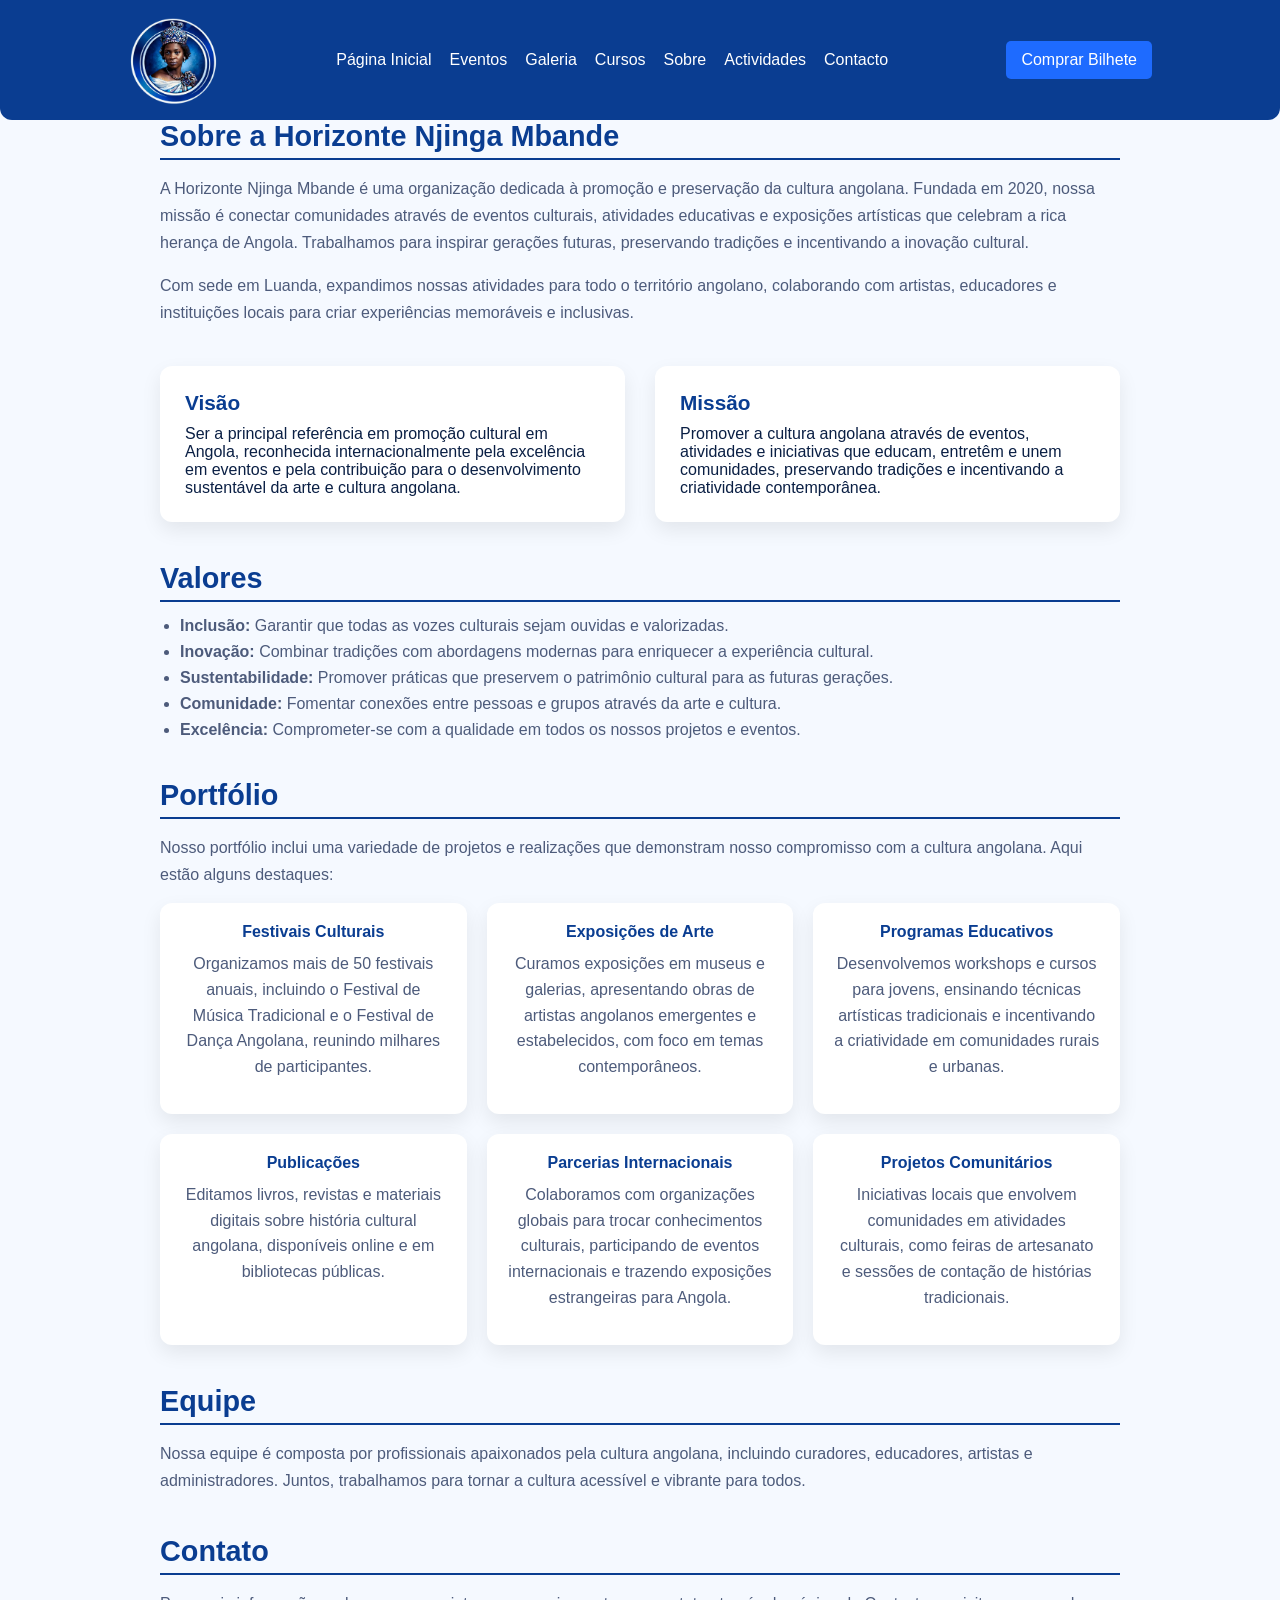
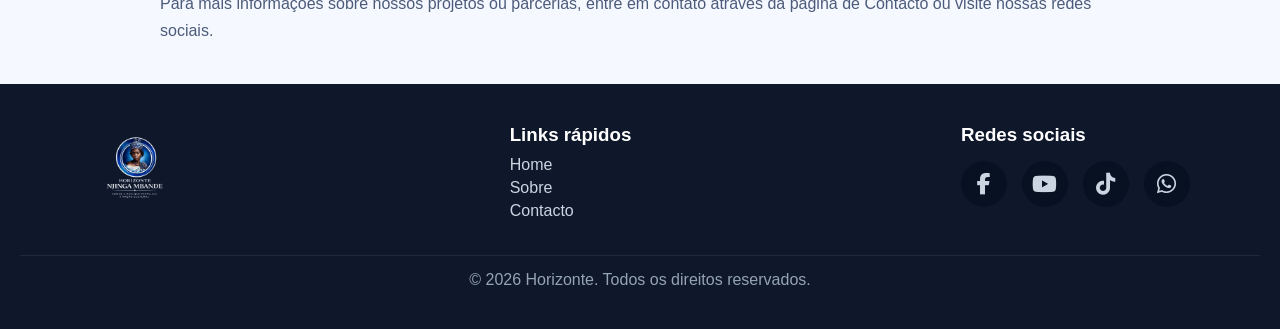
<file: files/Html/sobre.html>
<!DOCTYPE html>
<html lang="pt">
<head>
    <meta charset="UTF-8">
    <meta name="viewport" content="width=device-width, initial-scale=1.0">
    <title>Sobre Nós</title>
    <link rel="stylesheet" href="../Css/index.css">
    <link rel="stylesheet" href="../Css/footer.css">
    <link rel="stylesheet" href="https://cdnjs.cloudflare.com/ajax/libs/font-awesome/6.5.0/css/all.min.css">
    <style>
                  #logo{
            width: 90px;
            height: 90px;
            transform: scale(1);
        } 
        body{margin:0;padding-top:80px;font-family:Arial, sans-serif;background:#f5f9ff;color:#0a1f44}
                header{border-radius:0px 0px 12px 12px; position:fixed; top:0; left:0; width:100%; z-index:999; background:#0a3d91; color:#fff; padding:15px 10vw; display:flex; justify-content:space-between; align-items:center}
                header img{display:block}
                header nav ul{display:flex; gap:18px; align-items:center; list-style:none; margin:0; padding:0}
                header nav ul li a{color:#fff; text-decoration:none; font-weight:500}
                .btn{background:#1e6bff; color:#fff; padding:10px 15px; border-radius:5px; text-decoration:none}
        .about-page{max-width:1000px;margin:40px auto;padding:0 20px}
        .about-section{margin-bottom:40px}
        .about-section h2{margin-bottom:15px;color:#0a3d91;font-size:1.8rem;border-bottom:2px solid #0a3d91;padding-bottom:5px}
        .about-section p{margin-bottom:15px;line-height:1.7;color:#4d5b7b}
        .about-section ul{margin-left:20px;margin-bottom:15px}
        .about-section li{margin-bottom:8px;color:#4d5b7b}
        .vision-mission{display:grid;grid-template-columns:1fr 1fr;gap:30px;margin-bottom:40px}
        .vision, .mission{background:#fff;padding:25px;border-radius:12px;box-shadow:0 8px 20px rgba(0,0,0,0.08)}
        .vision h3, .mission h3{margin-bottom:10px;color:#0a3d91;font-size:1.3rem}
        .portfolio-grid{display:grid;grid-template-columns:repeat(auto-fit,minmax(250px,1fr));gap:20px}
        .portfolio-item{background:#fff;padding:20px;border-radius:12px;box-shadow:0 8px 20px rgba(0,0,0,0.08);text-align:center}
        .portfolio-item h4{margin-bottom:10px;color:#0a3d91}
        .portfolio-item p{color:#4d5b7b;line-height:1.6}
        @media(max-width:768px){.vision-mission{grid-template-columns:1fr}.about-page{margin:20px auto}}
    </style>
    <link rel="stylesheet" href="../../styles/responsive.css">
</head>
<body>
        <header>
        <img src="../imagens/logo/logo_sem_fundo.png" id="logo" alt="Logotipo do Horizonte Njinga Mbande" width="66" height="33">
        <nav>
            <ul>
                <li><a href="../../index.html">Página Inicial</a></li>
                <li><a href="eventos.html">Eventos</a></li>
                <li><a href="galeria.html">Galeria</a></li>
                <li><a href="cursos.html">Cursos</a></li>
                <li><a href="sobre.html">Sobre</a></li>
                <li><a href="actividades.html">Actividades</a></li>
                <li><a href="contacto.html">Contacto</a></li>
            </ul>
        </nav>
        <a href="#" class="btn">Comprar Bilhete</a>
    </header>

    <main class="about-page">
        <section class="about-section">
            <h2>Sobre a Horizonte Njinga Mbande</h2>
            <p>A Horizonte Njinga Mbande é uma organização dedicada à promoção e preservação da cultura angolana. Fundada em 2020, nossa missão é conectar comunidades através de eventos culturais, atividades educativas e exposições artísticas que celebram a rica herança de Angola. Trabalhamos para inspirar gerações futuras, preservando tradições e incentivando a inovação cultural.</p>
            <p>Com sede em Luanda, expandimos nossas atividades para todo o território angolano, colaborando com artistas, educadores e instituições locais para criar experiências memoráveis e inclusivas.</p>
        </section>

        <section class="vision-mission">
            <div class="vision">
                <h3>Visão</h3>
                <p>Ser a principal referência em promoção cultural em Angola, reconhecida internacionalmente pela excelência em eventos e pela contribuição para o desenvolvimento sustentável da arte e cultura angolana.</p>
            </div>
            <div class="mission">
                <h3>Missão</h3>
                <p>Promover a cultura angolana através de eventos, atividades e iniciativas que educam, entretêm e unem comunidades, preservando tradições e incentivando a criatividade contemporânea.</p>
            </div>
        </section>

        <section class="about-section">
            <h2>Valores</h2>
            <ul>
                <li><strong>Inclusão:</strong> Garantir que todas as vozes culturais sejam ouvidas e valorizadas.</li>
                <li><strong>Inovação:</strong> Combinar tradições com abordagens modernas para enriquecer a experiência cultural.</li>
                <li><strong>Sustentabilidade:</strong> Promover práticas que preservem o patrimônio cultural para as futuras gerações.</li>
                <li><strong>Comunidade:</strong> Fomentar conexões entre pessoas e grupos através da arte e cultura.</li>
                <li><strong>Excelência:</strong> Comprometer-se com a qualidade em todos os nossos projetos e eventos.</li>
            </ul>
        </section>

        <section class="about-section">
            <h2>Portfólio</h2>
            <p>Nosso portfólio inclui uma variedade de projetos e realizações que demonstram nosso compromisso com a cultura angolana. Aqui estão alguns destaques:</p>
            <div class="portfolio-grid">
                <div class="portfolio-item">
                    <h4>Festivais Culturais</h4>
                    <p>Organizamos mais de 50 festivais anuais, incluindo o Festival de Música Tradicional e o Festival de Dança Angolana, reunindo milhares de participantes.</p>
                </div>
                <div class="portfolio-item">
                    <h4>Exposições de Arte</h4>
                    <p>Curamos exposições em museus e galerias, apresentando obras de artistas angolanos emergentes e estabelecidos, com foco em temas contemporâneos.</p>
                </div>
                <div class="portfolio-item">
                    <h4>Programas Educativos</h4>
                    <p>Desenvolvemos workshops e cursos para jovens, ensinando técnicas artísticas tradicionais e incentivando a criatividade em comunidades rurais e urbanas.</p>
                </div>
                <div class="portfolio-item">
                    <h4>Publicações</h4>
                    <p>Editamos livros, revistas e materiais digitais sobre história cultural angolana, disponíveis online e em bibliotecas públicas.</p>
                </div>
                <div class="portfolio-item">
                    <h4>Parcerias Internacionais</h4>
                    <p>Colaboramos com organizações globais para trocar conhecimentos culturais, participando de eventos internacionais e trazendo exposições estrangeiras para Angola.</p>
                </div>
                <div class="portfolio-item">
                    <h4>Projetos Comunitários</h4>
                    <p>Iniciativas locais que envolvem comunidades em atividades culturais, como feiras de artesanato e sessões de contação de histórias tradicionais.</p>
                </div>
            </div>
        </section>

        <section class="about-section">
            <h2>Equipe</h2>
            <p>Nossa equipe é composta por profissionais apaixonados pela cultura angolana, incluindo curadores, educadores, artistas e administradores. Juntos, trabalhamos para tornar a cultura acessível e vibrante para todos.</p>
        </section>

        <section class="about-section">
            <h2>Contato</h2>
            <p>Para mais informações sobre nossos projetos ou parcerias, entre em contato através da página de Contacto ou visite nossas redes sociais.</p>
        </section>
    </main>

    <footer class="footer">
      <div class="footer-container">
        <div class="footer-brand">
          <img src="../imagens/outras/logo_sem_fundo.png" alt="Logotipo Horizonte Njinga Mbande">
        </div>

        <div class="footer-links">
          <h3>Links rápidos</h3>
          <a href="../../index.html">Home</a>
          <a href="sobre.html">Sobre</a>
          <a href="contacto.html">Contacto</a>
        </div>

        <div class="footer-social">
          <h3>Redes sociais</h3>
          <div class="icons">
            <a href="https://facebook.com" target="_blank" class="facebook"><i class="fab fa-facebook-f"></i></a>
            <a href="https://youtube.com" target="_blank" class="youtube"><i class="fab fa-youtube"></i></a>
            <a href="https://tiktok.com" target="_blank" class="tiktok"><i class="fab fa-tiktok"></i></a>
            <a href="https://wa.me/244999999999" target="_blank" class="whatsapp"><i class="fab fa-whatsapp"></i></a>
          </div>
        </div>
      </div>

      <div class="footer-bottom">
        <p>© 2026 Horizonte. Todos os direitos reservados.</p>
      </div>
    </footer>
</body>
</html>
</file>
<file: files/Css/index.css>
* {
    margin: 0;
    padding: 0;
    box-sizing: border-box;
}

body {
    margin: 0;
    padding: 0;
    font-family: Arial, sans-serif;
    background: #f5f9ff;
    color: #0a1f44;
}

header {
    position: fixed;
    top: 0;
    left: 0;
    width: 100%;
    z-index: 999;
    background: #0a3d91;
    color: #fff;
    padding: 15px 10vw;
    display: flex;
    justify-content: space-between;
    align-items: center;
    font-family: Arial, sans-serif;
}

header img {
    display: block;
}

header nav ul {
    display: flex;
    gap: 18px;
    align-items: center;
    list-style: none;
    margin: 0;
    padding: 0;
}

header nav ul li a {
    color: #fff;
    text-decoration: none;
    font-weight: 500;
}

.btn {
    background: #1e6bff;
    color: #fff;
    padding: 10px 15px;
    border-radius: 5px;
    text-decoration: none;
    display: inline-block;
}

.discover-btn {
    background: #0a3d91;
    color: #fff;
    padding: 12px 24px;
    border-radius: 8px;
    text-decoration: none;
    display: inline-flex;
    align-items: center;
    gap: 8px;
    font-weight: 600;
}

.discover-btn:hover {
    background: #0841c4;
}

.discover-btn svg {
    width: 16px;
    height: 16px;
    fill: #fff;
}

.apresentacao {
    background-image: url('../imagens/outras/apresentacao.jpg');
    background-size: cover;
    background-position: center;
    background-repeat: no-repeat;
    height: 500px;
    width: 100%;
    display: flex;
    flex-direction: column;
    justify-content: center;
    align-items: flex-start;
    padding: 0 10vw;
}

.apresentacao h1 {
    font-size: 70px;
    color: white;
    margin: 0;
    font-family: Arial, Helvetica, sans-serif;
}

.apresentacao h3 {
    font-size: 30px;
    color: white;
    margin: 10px 0 0 0;
}

@media (max-width: 640px) {
    header {
        flex-wrap: wrap;
        gap: 15px;
    }

    header nav ul {
        flex-wrap: wrap;
        gap: 12px;
    }

    .apresentacao {
        height: 350px;
        padding: 0 20px;
    }

    .apresentacao h1 {
        font-size: 40px;
    }

    .apresentacao h3 {
        font-size: 20px;
    }
}
</file>
<file: files/Css/footer.css>
.footer {
  background: #0f172a;
  color: #fff;
  padding: 40px 20px;
  font-family: Arial, sans-serif;
}

.footer-container {
  display: flex;
  justify-content: space-between;
  flex-wrap: wrap;
  gap: 30px;
  max-width: 1100px;
  margin: 0 auto;
}

.footer-brand img {
  width: 90px;
  height: 90px;
  object-fit: contain;
}

.footer h2,
.footer h3 {
  margin-bottom: 10px;
}

.footer a {
  display: block;
  color: #cbd5e1;
  text-decoration: none;
  margin: 5px 0;
  transition: 0.3s;
}

.footer a:hover {
  transform: translateX(5px);
}

.footer-social .icons {
  display: flex;
  gap: 15px;
  font-size: 22px;
}

.footer-social .icons a {
  display: inline-flex;
  align-items: center;
  justify-content: center;
  width: 46px;
  height: 46px;
  background: #071122;
  border-radius: 50%;
  transition: 0.3s;
}

.footer-social .icons a:hover {
  background: #38bdf8;
  transform: scale(1.1);
  color: #071122;
}

.footer-bottom {
  text-align: center;
  margin-top: 30px;
  border-top: 1px solid #1e293b;
  padding-top: 15px;
  color: #94a3b8;
}

@media (max-width: 768px) {
  .footer-container {
    flex-direction: column;
    text-align: center;
  }

  .footer-social .icons {
    justify-content: center;
  }

  .footer-brand img {
    margin: 0 auto;
  }
}
</file>
<file: styles/responsive.css>
/* Responsividade global para telemóveis e tablets */

img {
  max-width: 100%;
  height: auto;
}

header,
footer,
main,
section,
div,
article,
aside {
  box-sizing: border-box;
}

/* Tablets */
@media (max-width: 1024px) {
  body {
    padding-top: 120px !important;
  }

  header {
    padding: 14px 24px !important;
    gap: 16px;
  }

  #logo {
    width: 72px !important;
    height: 72px !important;
  }

  header nav {
    width: 100%;
    order: 3;
  }

  header nav ul {
    display: flex !important;
    flex-wrap: wrap !important;
    justify-content: center;
    gap: 12px !important;
  }

  .btn {
    white-space: nowrap;
  }

  .home-hero,
  .apresentacao {
    min-height: 70vh;
    height: auto !important;
    padding: 40px 24px !important;
    margin-top: 0 !important;
    align-items: center !important;
    text-align: center;
  }

  .home-hero h1,
  .apresentacao h1 {
    font-size: 48px !important;
    line-height: 1.1;
  }

  .home-hero h3,
  .apresentacao h3 {
    font-size: 24px !important;
  }

  .events-page,
  .gallery-page,
  .courses-page,
  .about-page,
  .contacto-page,
  .container,
  .outras {
    margin: 24px auto !important;
    padding-left: 20px !important;
    padding-right: 20px !important;
  }

  .events-grid,
  .gallery-grid,
  .portfolio-grid,
  .cards {
    grid-template-columns: repeat(2, minmax(0, 1fr)) !important;
  }

  .vision-mission,
  .courses-layout {
    grid-template-columns: 1fr !important;
  }

  .course-form-panel {
    min-height: auto !important;
  }

  #imagem {
    width: 100% !important;
    height: auto !important;
  }

  #partilhar {
    margin-left: 0 !important;
    justify-content: center !important;
    flex-wrap: wrap;
    transform: scale(1.2) !important;
  }
}

/* Telemóveis */
@media (max-width: 768px) {
  body {
    padding-top: 150px !important;
  }

  header {
    padding: 12px 16px !important;
    flex-wrap: wrap !important;
    justify-content: center !important;
    text-align: center;
  }

  header nav {
    width: 100%;
  }

  header nav ul {
    flex-direction: row;
    flex-wrap: wrap !important;
    justify-content: center;
    gap: 10px !important;
  }

  header nav ul li {
    width: auto;
  }

  header nav ul li a {
    display: inline-block;
    font-size: 14px;
  }

  .btn {
    width: 100%;
    max-width: 240px;
    text-align: center;
  }

  #logo {
    width: 64px !important;
    height: 64px !important;
  }

  .home-hero,
  .apresentacao {
    min-height: 60vh;
    padding: 32px 16px !important;
  }

  .home-hero h1,
  .apresentacao h1,
  .events-intro h1,
  .gallery-intro h1,
  .courses-intro h1,
  .about-section h2,
  .contacto-page h1,
  .title,
  h1 {
    font-size: 32px !important;
    line-height: 1.15;
  }

  .home-hero h3,
  .apresentacao h3,
  .events-intro p,
  .gallery-intro p,
  .courses-intro p,
  .contacto-page p,
  .subtitle {
    font-size: 16px !important;
  }

  .events-grid,
  .gallery-grid,
  .portfolio-grid,
  .cards {
    grid-template-columns: 1fr !important;
  }

  .event-card img,
  .gallery-card img,
  .card img {
    height: auto !important;
    max-height: 260px;
    object-fit: cover !important;
  }

  .card {
    height: auto !important;
  }

  .course-card,
  .course-form-panel,
  .vision,
  .mission,
  .portfolio-item,
  .gallery-card,
  .event-card {
    padding-left: 16px !important;
    padding-right: 16px !important;
  }

  .form-group input,
  .form-group select,
  .submit-btn,
  .enroll-btn {
    width: 100% !important;
  }

  .redes_sociais {
    height: auto !important;
    padding: 12px !important;
    flex-direction: column;
    align-items: center !important;
  }

  #partilhar {
    gap: 14px !important;
    transform: scale(1) !important;
  }

  .cards {
    gap: 16px !important;
  }

  .footer {
    padding: 32px 16px !important;
  }

  .footer-container {
    gap: 20px !important;
  }

  .footer-social .icons {
    flex-wrap: wrap;
    justify-content: center;
  }
}

/* Telemóveis pequenos */
@media (max-width: 480px) {
  body {
    padding-top: 170px !important;
  }

  header nav ul li a {
    font-size: 13px;
  }

  .home-hero h1,
  .apresentacao h1,
  .events-intro h1,
  .gallery-intro h1,
  .courses-intro h1,
  .about-section h2,
  .contacto-page h1,
  .title,
  h1 {
    font-size: 26px !important;
  }

  .home-hero h3,
  .apresentacao h3 {
    font-size: 15px !important;
  }

  .events-page,
  .gallery-page,
  .courses-page,
  .about-page,
  .contacto-page,
  .container,
  .outras {
    padding-left: 14px !important;
    padding-right: 14px !important;
  }

  .course-card,
  .course-form-panel,
  .vision,
  .mission,
  .portfolio-item,
  .gallery-card,
  .event-card {
    border-radius: 14px !important;
  }

  .footer-social .icons a {
    width: 42px !important;
    height: 42px !important;
  }
}
</file>
<file: files/Css/pagina_descricao.css>
#logo{
    width: 100px;
    height: 100px;
    transform: scale(2);
   }

    :root{
        --cor_dos_card:#003366;
    }
*{margin:0;padding:0;box-sizing:border-box;font-family:Arial, sans-serif}
header{border-radius: 0px 0px 12px 12px;background:#0a3d91;color:#fff;padding:15px 30px;display:flex;justify-content:space-between;align-items:center}
nav a{color:#fdfcfc;margin:0 10px;text-decoration:none;font-weight:500;}
.btn{background:#1e6bff;color:#fff;padding:10px 15px;border-radius:5px;text-decoration:none}
@media(max-width:768px){
.title{font-size:24px}
}


body{
  font-family: Arial;
  background:#f5f6fa;
  color:#222;
}

/* NAV */
nav{
  padding:15px 40px;
  display:flex;
  justify-content:space-between;
  align-items:center;
  border-radius: 12px;
}
    #imagem{
        width: 800px;
        height: 500px;
    }
    .redes_sociais .icon{
      align-items: end;
       background: red;
       
    }



.btn-top{
  background:#1e90ff;
  color:#fff;
  padding:10px 20px;
  border-radius:8px;
}

/* CONTAINER */
.container{
  max-width:900px;
  margin:30px auto;
  padding:20px;
border-radius: 12px;
background-color: rgb(247, 252, 253);
}
.redes_sociais {
  display: flex;
  gap: 10px;
  align-items: center;
border-radius: 12px;
max-width: 100%;
background: rgb(196, 209, 196);
height: 70px;
   transition: 0.4s;


}
#partilhar{
    display: flex;
    justify-content: center;
    gap: 10px;
    height: 37px;
    margin-left: 500px;
    align-items: center;
    transform: scale(2);
    

}

.icon {
  width: 35px;
  height: 35px;
  display: flex;
  justify-content: center;
  align-items: center;
  border-radius: 50%;
  background: #eee;
  text-decoration: none;
  color: #333;
  transition: 0.3s;
}

.icon:hover {
  transform: scale(1.1);
}

/* HERO IMAGE */
.hero img{
  width:100%;
  border-radius:12px;
}

/* DATA */
.data{
  margin:15px 0;
  color:#777;
}

/* TITULO */
h1{
  margin:10px 0;
  font-size:32px;
}

/* TEXTO */
.texto{
  margin-top:15px;
  line-height:1.6;
  color:#444;
}

/* SHARE */
.redes_sociais{
  margin-top:20px;
}

.share span{
  margin-right:10px;
}



/* OUTRAS ATIVIDADES */
.outras{
max-width:900px;
  margin:30px auto;
  padding:20px;
}

.cards{
  display:flex;
  gap:15px;
  margin-top:15px;
}

.card{
  width:30%;
  background:#fff;
  border-radius:10px;
  overflow:hidden;
  box-shadow:0 5px 10px rgba(0,0,0,0.1);
}

.card img{
  width:100%;
  height:120px;
  object-fit:cover;
}

.card p{
  padding:10px;
  font-size:14px;
}



/*rodape*/
.footer {
  background: #0f172a;
  color: #fff;
  padding: 40px 20px;
  font-family: Arial, sans-serif;
}

.footer-container {
  display: flex;
  justify-content: space-between;
  flex-wrap: wrap;
  gap: 30px;
  max-width: 1100px;
  margin: auto;
}

.footer h2, .footer h3 {
  margin-bottom: 10px;
}

.footer a {
  display: block;
  color: #cbd5e1;
  text-decoration: none;
  margin: 5px 0;
  transition: 0.3s;
}

.footer a:hover {

  transform: translateX(5px);
}

.footer-social .icons {
  display: flex;
  gap: 15px;
  font-size: 34px;
}

.footer-social .icons a {
  background: #071122;
  padding: 10px;
  border-radius: 50%;
  transition: 0.3s;
}

.footer-social .icons a:hover {
  background: #38bdf8;
  transform: scale(1.1);
}

.footer-bottom {
  text-align: center;
  margin-top: 30px;
  border-top: 1px solid #1e293b;
  padding-top: 15px;
  color: #94a3b8;
}

/* RESPONSIVO */
@media (max-width: 768px) {
  .footer-container {
    flex-direction: column;
    text-align: center;
  }

  .footer-social .icons {
    justify-content: center;
  }
}
</file>
